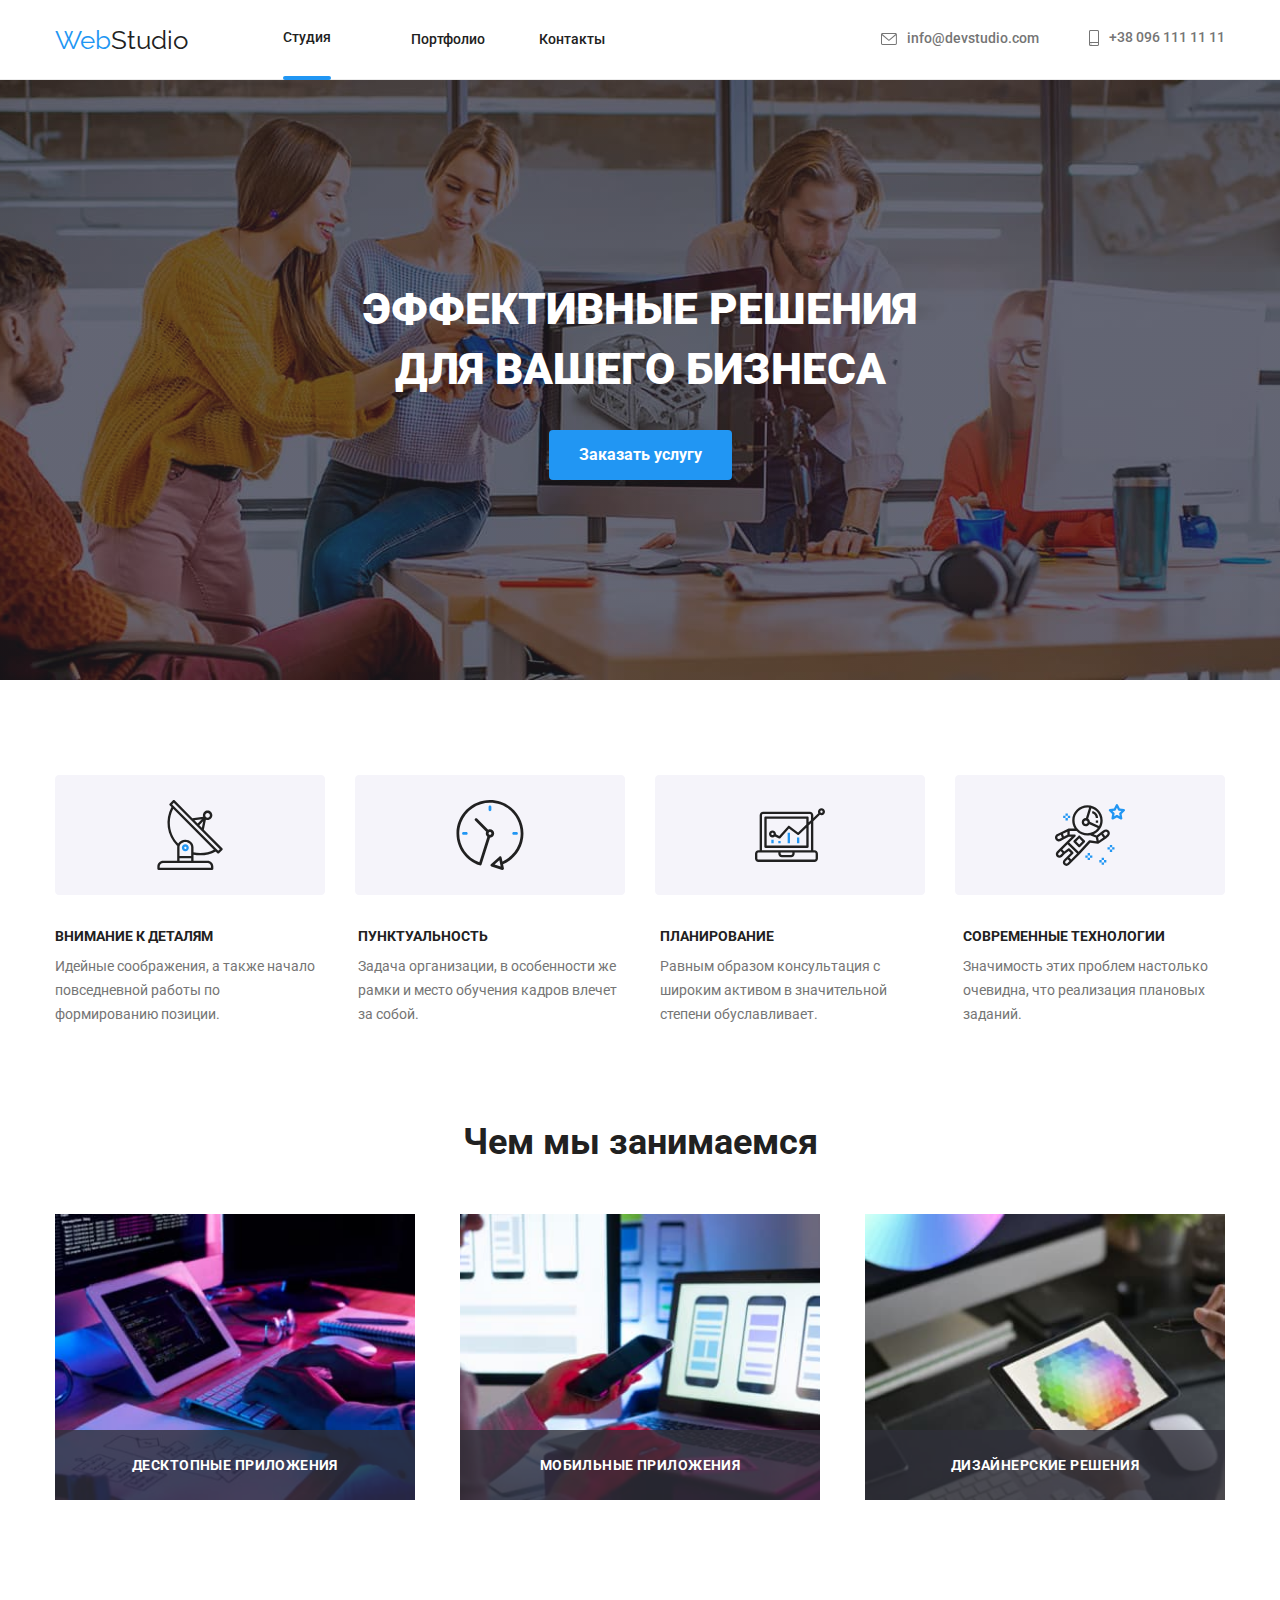
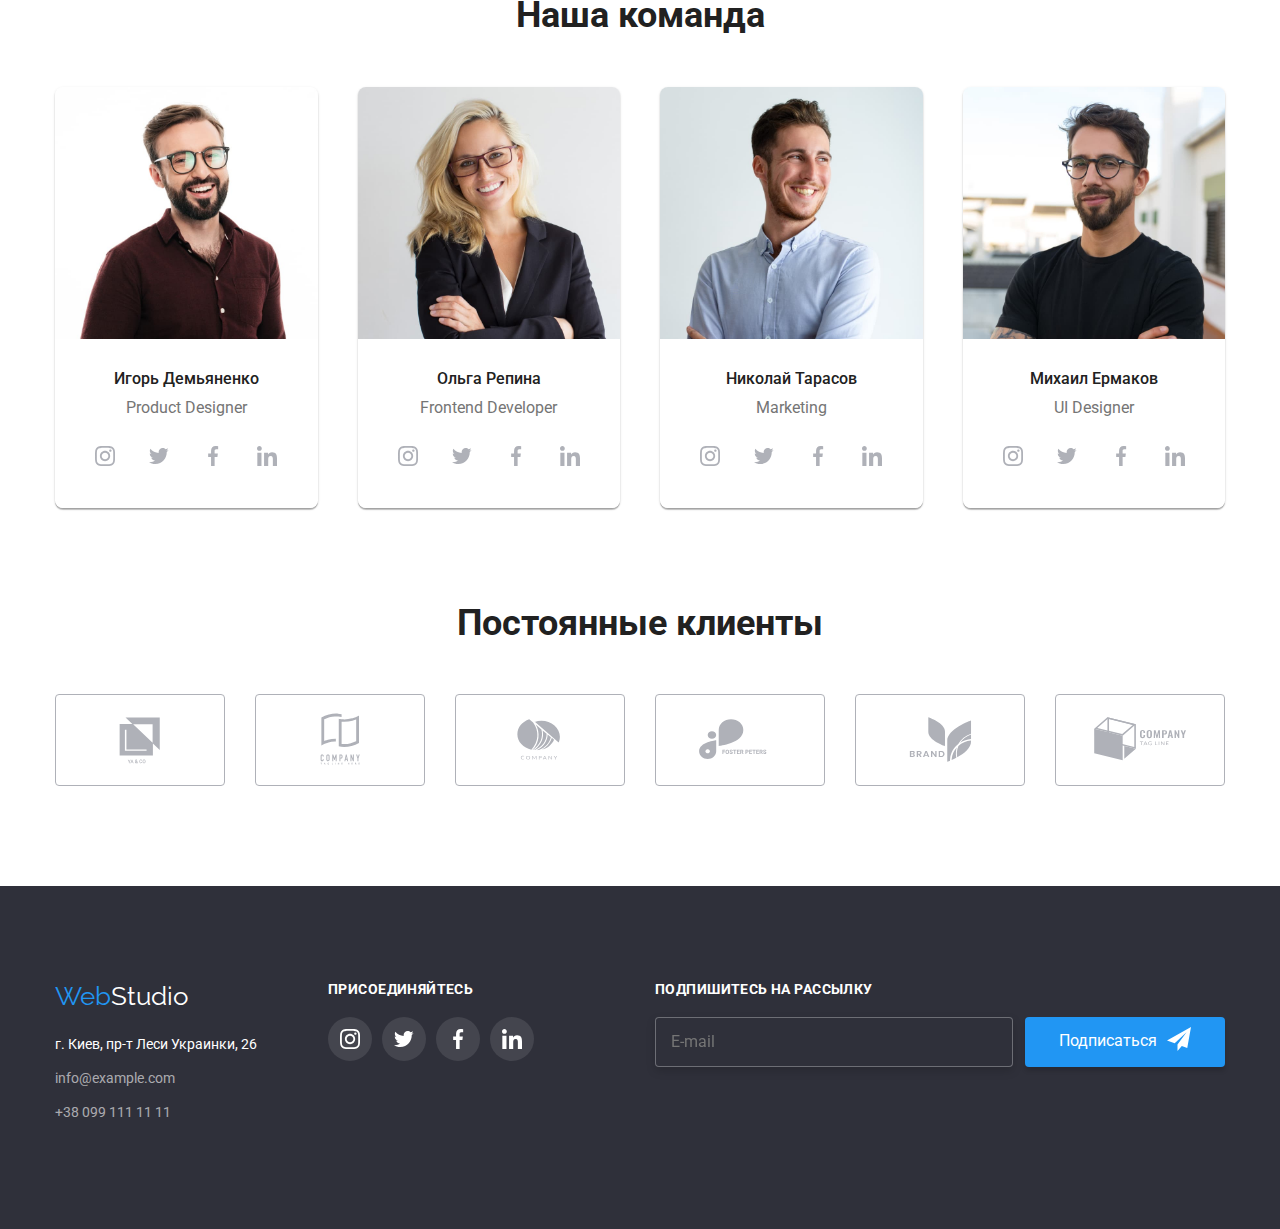
<file: index.html>
<!DOCTYPE html>
<html lang="ru">

<head>
  <meta charset="UTF-8" />
  <meta http-equiv="X-UA-Compatible" content="IE=edge" />
  <meta name="viewport" content="width=device-width, initial-scale=1.0" />
  <title>Web Studio</title>
  <link rel="preconnect" href="https://fonts.googleapis.com" />
  <link rel="preconnect" href="https://fonts.gstatic.com" crossorigin />
  <link href="https://fonts.googleapis.com/css2?family=Raleway:wght@700&family=Roboto:wght@400;500;700;900&display=swap"
    rel="stylesheet" />
  <link rel="stylesheet"
    href="https://cdnjs.cloudflare.com/ajax/libs/modern-normalize/1.1.0/modern-normalize.min.css" />

  <link rel="stylesheet" href="./css/main.min.css">

</head>

<body>
  <header class="header">
    <div class="header__container container">
      <nav class="header__nav">
        <a class="logo logo__header" href="./index.html">
          <span class="logo__color">Web</span>Studio
        </a>
        <ul class="header__nav-list">
          <li class="header__nav-item "><a class="header__nav-link active " href="#">Студия</a></li>
          <li class="header__nav-item">
            <a class="header__nav-link" href="./portfolio.html" target="block">Портфолио</a>
          </li>
          <li class="header__nav-item"><a class="header__nav-link" href="#">Контакты</a></li>
        </ul>
      </nav>
      <ul class="header__contacts ">


        <li class=" contacts__list-mail">
          <a class="contacts__link" href="mailto:info@devstudio.com">
            <svg width="16" height="12" class="header-svg">
              <use href="./images/sprite.svg#icon-letter"></use>
            </svg><span class="header-phone-letter">info@devstudio.com</span> </a>
        </li>
        <li>


          <a class="contacts__link " href="tel:+380961111111">
            <svg width="10" height="16" class="header-svg">
              <use href="./images/sprite.svg#icon-phone"></use>
            </svg> <span class="header-phone-letter">+38 096 111 11 11</span> </a>
        </li>
      </ul>
    </div>
  </header>
  <main>

    <section class="section__order section">
      <div class="container">
        <h1 class="primary-title">
          Эффективные решения <br />
          для вашего бизнеса
        </h1>


        <button class="order__button" type="button" data-modal-open>Заказать услугу</button>




      </div>
    </section>

    <section class="section__planning section">
      <div class="container">
        <ul class="planning__list">
          <li><svg width="270" height="120">
              <use href="./images/sprite.svg#icon-group-1"></use>
            </svg></li>
          <li><svg width="270" height="120">
              <use href="./images/sprite.svg#icon-group-2"></use>
            </svg></li>
          <li><svg width="270" height="120">
              <use href="./images/sprite.svg#icon-group-3"></use>
            </svg></li>
          <li><svg width="270" height="120">
              <use href="./images/sprite.svg#icon-group-4"></use>
            </svg></li>
        </ul>
        <ul class="planning__list">
          <li class="planning__items">
            <h3 class="planning__title">Внимание к деталям</h3>
            <p class="planning__paragraph">
              Идейные соображения, а также начало повседневной работы по
              формированию позиции.
            </p>
          </li>
          <li class="planning__items">
            <h3 class="planning__title">Пунктуальность</h3>
            <p class="planning__paragraph">
              Задача организации, в особенности же рамки и место обучения
              кадров влечет за собой.
            </p>
          </li>
          <li class="planning__items">
            <h3 class="planning__title">Планирование</h3>
            <p class="planning__paragraph">
              Равным образом консультация с широким активом в значительной
              степени обуславливает.
            </p>
          </li>
          <li class="planning__items">
            <h3 class="planning__title">Современные технологии</h3>
            <p class="planning__paragraph">
              Значимость этих проблем настолько очевидна, что реализация
              плановых заданий.
            </p>
          </li>
        </ul>
      </div>
    </section>

    <section class="section__development">
      <div class="container">
        <h2 class="section__title">Чем мы занимаемся</h2>
        <ul class="development__list">

          <li class="development__items">
            <div class="development__wrap-img">
              <img src="./images/box-1.jpg" alt="desktop" width="370" />
              <p class="development__paragraph">Десктопные приложения</p>
            </div>
          </li>

          <li class="development__items">
            <div class="development__wrap-img">
              <img src="./images/box-2.jpg" alt="mobile" width="370" />
              <p class="development__paragraph">Мобильные приложения</p>
            </div>
          </li>

          <li class="development__items">
            <div class="development__wrap-img">
              <img src="./images/box-3.jpg" alt="tablet" width="370" />
              <p class="development__paragraph">Дизайнерские решения</p>
            </div>
          </li>

        </ul>
      </div>
    </section>
    <section class="swction__command section">
      <div class="container">
        <h2 class="section__title">Наша команда</h2>

        <ul class="command__list">



          <li class="command__items">
            <img src="./images/igor.jpg" alt="Product Designer" width="270" />
            <div class="command__wrap-info ">
              <h3 class="command__name">Игорь Демьяненко</h3>
              <p class="command__speciality">Product Designer</p>
              <ul class="cociality__list">
                <li class="social__item">
                  <a href="" class="social__link main__cocial-link">
                    <svg class="social__link-svg main__link-svg">
                      <use href="./images/sprite.svg#icon-instagram"></use>
                    </svg>
                  </a>
                </li>
                <li class="social__item">
                  <a href="" class="social__link main__cocial-link">
                    <svg class=" social__link-svg main__link-svg">
                      <use href="./images/sprite.svg#icon-twitter"></use>
                    </svg>
                  </a>
                </li>
                <li class="social__item">
                  <a href="" class="social__link main__cocial-link">
                    <svg class="social__link-svg main__link-svg">
                      <use href="./images/sprite.svg#icon-facebook"></use>
                    </svg>
                  </a>
                </li>
                <li class="social__item">
                  <a href="" class="social__link main__cocial-link">
                    <svg class="social__link-svg main__link-svg">
                      <use href="./images/sprite.svg#icon-linkedin"></use>
                    </svg>
                  </a>
                </li>
              </ul>
            </div>
          </li>
          <li class="command__items">
            <img src="./images/olga.jpg" alt="Frontend Developer" width="270" />
            <div class="command__wrap-info ">
              <h3 class="command__name">Ольга Репина</h3>
              <p class="command__speciality">Frontend Developer</p>
              <ul class="cociality__list">
                <li class="social__item">
                  <a href="" class="social__link main__cocial-link">
                    <svg class="social__link-svg main__link-svg">
                      <use href="./images/sprite.svg#icon-instagram"></use>
                    </svg>
                  </a>
                </li>
                <li class="social__item">
                  <a href="" class="social__link main__cocial-link">
                    <svg class="social__link-svg main__link-svg">
                      <use href="./images/sprite.svg#icon-twitter"></use>
                    </svg>
                  </a>
                </li>
                <li class="social__item">
                  <a href="" class="social__link main__cocial-link">
                    <svg class="social__link-svg main__link-svg">
                      <use href="./images/sprite.svg#icon-facebook"></use>
                    </svg>
                  </a>
                </li>
                <li class="social__item">
                  <a href="" class="social__link main__cocial-link">
                    <svg class="social__link-svg main__link-svg">
                      <use href="./images/sprite.svg#icon-linkedin"></use>
                    </svg>
                  </a>
                </li>
              </ul>
            </div>
          </li>
          <li class="command__items">
            <img src="./images/kolya.jpg" alt="Marketing" width="270" />
            <div class="command__wrap-info">
              <h3 class="command__name">Николай Тарасов</h3>
              <p class="command__speciality">Marketing</p>
              <ul class="cociality__list">
                <li class="social__item">
                  <a href="" class="social__link main__cocial-link">
                    <svg class="social__link-svg main__link-svg">
                      <use href="./images/sprite.svg#icon-instagram"></use>
                    </svg>
                  </a>
                </li>
                <li class="social__item">
                  <a href="" class="social__link main__cocial-link">
                    <svg class="social__link-svg main__link-svg">
                      <use href="./images/sprite.svg#icon-twitter"></use>
                    </svg>
                  </a>
                </li>
                <li class="social__item">
                  <a href="" class="social__link main__cocial-link">
                    <svg class="social__link-svg main__link-svg">
                      <use href="./images/sprite.svg#icon-facebook"></use>
                    </svg>
                  </a>
                </li>
                <li class="social__item">
                  <a href="" class="social__link main__cocial-link">
                    <svg class="social__link-svg main__link-svg">
                      <use href="./images/sprite.svg#icon-linkedin"></use>
                    </svg>
                  </a>
                </li>
              </ul>
            </div>
          </li>
          <li class="command__items">
            <img src="./images/misha.jpg" alt="UI Designer" width="270" />
            <div class="command__wrap-info">
              <h3 class="command__name">Михаил Ермаков</h3>
              <p class="command__speciality">UI Designer</p>
              <ul class="cociality__list">
                <li class="social__item">
                  <a href="" class="social__link main__cocial-link">
                    <svg class="social__link-svg main__link-svg ">
                      <use href="./images/sprite.svg#icon-instagram"></use>
                    </svg>
                  </a>
                </li>
                <li class="social__item">
                  <a href="" class="social__link main__cocial-link">
                    <svg class="social__link-svg main__link-svg">
                      <use href="./images/sprite.svg#icon-twitter"></use>
                    </svg>
                  </a>
                </li>
                <li class="social__item">
                  <a href="" class="social__link main__cocial-link">
                    <svg class="social__link-svg main__link-svg">
                      <use href="./images/sprite.svg#icon-facebook"></use>
                    </svg>
                  </a>
                </li>
                <li class="social__item">
                  <a href="" class="social__link main__cocial-link">
                    <svg class="social__link-svg main__link-svg">
                      <use href="./images/sprite.svg#icon-linkedin"></use>
                    </svg>
                  </a>
                </li>
              </ul>
            </div>
          </li>
        </ul>

      </div>
    </section>
    <section class="container__customers">
      <div class="container ">
        <h2 class="section__title">Постоянные клиенты</h2>
        <ul class="costomers__list">
          <li class="costomers__item">
            <a href="" class="costomers__link">
              <svg class="costomers__icon">
                <use href="./images/sprite.svg#icon-client-1"></use>
              </svg>
            </a>
          </li>

          <li class="costomers__item">
            <a href="" class="costomers__link">
              <svg class="costomers__icon">
                <use href="./images/sprite.svg#icon-client-2"></use>
              </svg>
            </a>
          </li>

          <li class="costomers__item">
            <a href="" class="costomers__link">
              <svg class="costomers__icon">
                <use href="./images/sprite.svg#icon-client-3"></use>
              </svg>
            </a>
          </li>

          <li class="costomers__item">
            <a href="" class="costomers__link">
              <svg class="costomers__icon">
                <use href="./images/sprite.svg#icon-client-4"></use>
              </svg>
            </a>
          </li>

          <li class="costomers__item">
            <a href="" class="costomers__link">
              <svg class="costomers__icon">
                <use href="./images/sprite.svg#icon-client-5"></use>
              </svg>
            </a>
          </li>

          <li class="costomers__item">
            <a href="" class="costomers__link">
              <svg class="costomers__icon">
                <use href="./images/sprite.svg#icon-client-6"></use>
              </svg>
            </a>
          </li>

        </ul>
      </div>
    </section>

  </main>
  <footer class="footer">
    <div class="container footer__container">

      <div>
        <a href="#" class="logo logo-footer">
          <span class="logo__color">Web</span>Studio</a>
        <address class="footer__wrap-address">
          <p class="contact__footer address">г. Киев, пр-т Леси Украинки, 26</p>
          <a class="contact__footer" href="mailto:info@example.com">info@example.com</a>
          <a class="contact__footer" href="tel:+380991111111">+38 099 111 11 11</a>
        </address>
      </div>

      <div class="footer__block-center">
        <p class="footer__paragraph">присоединяйтесь</p>
        <ul class="cociality__list">

          <li class="social__item">
            <a href="" class="social__link footer__social-link">
              <svg class="social__link-svg footer__link-svg" width="20" height="20">
                <use href="./images/sprite.svg#icon-instagram"></use>
              </svg>
            </a>
          </li>

          <li class="social__item">
            <a href="" class="social__link footer__social-link">
              <svg class="social__link-svg footer__link-svg" width="20" height="16">
                <use href="./images/sprite.svg#icon-twitter"></use>
              </svg>
            </a>
          </li>

          <li class="social__item">
            <a href="" class="social__link footer__social-link">
              <svg class="social__link-svg footer__link-svg" width="20" height="20">
                <use href="./images/sprite.svg#icon-facebook"></use>
              </svg>
            </a>
          </li>


          <li class="social__item">
            <a href="" class="social__link footer__social-link">
              <svg class="social__link-svg footer__link-svg" width="20" height="20">
                <use href="./images/sprite.svg#icon-linkedin"></use>
              </svg>
            </a>
          </li>
        </ul>
      </div>


      <form class="footer__form">
        <div >
          <label class="form__title footer__paragraph" for="email-footer">Подпишитесь на рассылку</label>
          <input name="footer-send" type="email" id="email-footer" class="form__mail" placeholder="E-mail">
        </div>
        <button type="submit" class="footer__form-btn">Подписаться <span class="form__wrap-btn">

            <svg width="24" height="24" class="footer__form-svg">
              <use href="./images/sprite.svg#icon-icon-send"></use>
            </svg>

          </span> </button>
      </form>


    </div>
  </footer>



  <div class="backdrop is-hidden" data-modal>
    <div class="modal">
      <p class="modal-title">Оставьте свои данные, мы вам перезвоним</p>
      <form>

        <div class="wrapper__label-input">
          <label for="user-name" class="label__text">Имя</label>

          <span class="wrapper__svg">
            <input type="text" name="name" class="input__column" id="user-name">
            <svg class="column__svg" width="12" height="12">
              <use href="./images/sprite.svg#icon-man"></use>
            </svg></span>

        </div>

        <div class="wrapper__label-input">

          <label for="user-tel" class="label__text">Телефон</label>

          <span class="wrapper__svg">

            <input type="tel" name="tel" class="input__column" id="user-tel">

            <svg class="column__svg" width="12" height="12">

              <use href="./images/sprite.svg#icon-phone-form"></use>
            </svg></span>
        </div>

        <div class="wrapper__label-input">
          <label for="user-email" class="label__text">Почта</label>
          <span class="wrapper__svg">
            <input type="email" name="email" class="input__column" id="user-email">
            <svg class="column__svg" width="12" height="12">
              <use href="./images/sprite.svg#icon-letter-form"></use>
            </svg></span>
        </div>

        <div class="wrapper__label-input">
          <label class="label__text" for="user-comment">Комментарий</label>
          <textarea class="modal__textarea" name="coment" id="user-comment" placeholder="Введите текст"></textarea>
        </div>



        <div class="wrapper__checkbox">
          <input type="checkbox" id="check" name="checkbox" class="checkbox__input visually-hidden">
          <label class="checkbox__label" for="check">
            <span class="chackbox__wrap-svg">
              <svg class="chackbox__svg" width="11" height="8">
                <use href="./images/sprite.svg#icon-checkbox"></use>
              </svg>
            </span> Соглашаюсь с рассылкой и принимаю <span class="chackbox__wrap-link"><a class="chackbox-link" href="#">Условия
                договора</a></span> </label>
        </div>



        <div class="wrapper__btn"><button class="btn__send" type="submit">Отправить</button></div>
      </form>

      <button type="submit" data-modal-close class="btn__close">
        <svg width="18" height="18">
          <use href="./images/sprite.svg#icon-backdrop-close"></use>
        </svg>
      </button>
    </div>
  </div>

  <script src="./js/modal.js"></script>

</body>

</html>
</file>
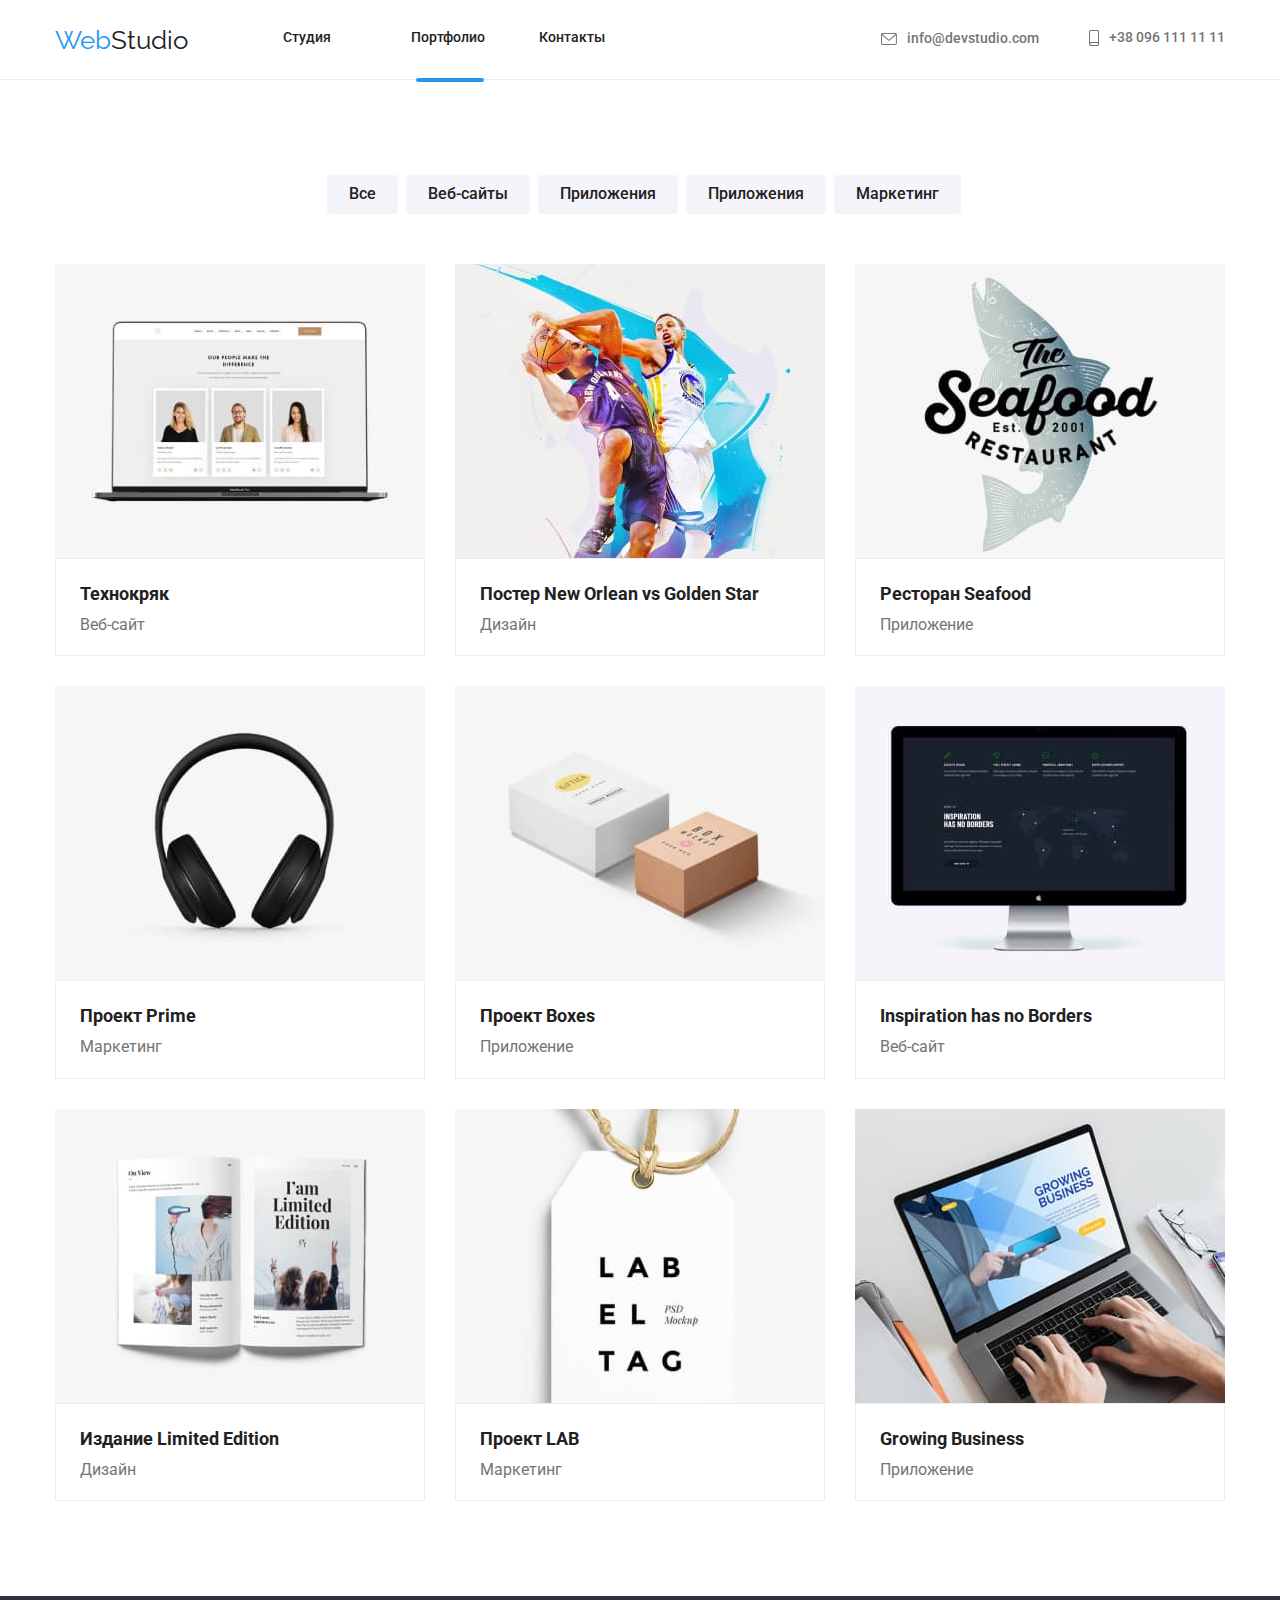
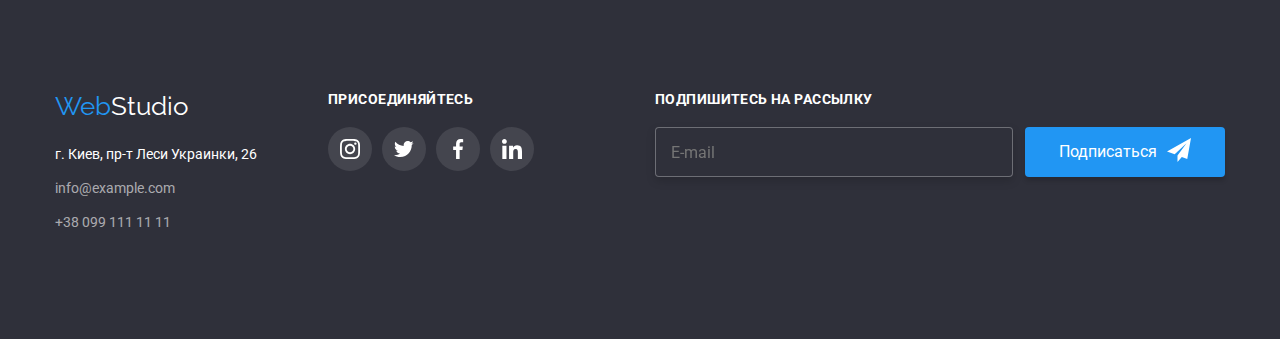
<file: portfolio.html>
<!DOCTYPE html>
<html lang="ru">

<head>
  <meta charset="UTF-8" />
  <meta http-equiv="X-UA-Compatible" content="IE=edge" />
  <meta name="viewport" content="width=device-width, initial-scale=1.0" />
  <title>Partfolio</title>
  <link rel="preconnect" href="https://fonts.googleapis.com" />
  <link rel="preconnect" href="https://fonts.gstatic.com" crossorigin />
  <link href="https://fonts.googleapis.com/css2?family=Raleway:wght@700&family=Roboto:wght@400;500;700&display=swap"
    rel="stylesheet" />
  <link rel="stylesheet"
    href="https://cdnjs.cloudflare.com/ajax/libs/modern-normalize/1.1.0/modern-normalize.min.css" />
 
  <link rel="stylesheet" href="./css/main.min.css">
</head>

<body>
  <header class="header">
    <div class="header__container container">
      <nav class="header__nav">
        <a class="logo logo__header" href="./index.html">
          <span class="logo__color">Web</span>Studio
        </a>
        <ul class="header__nav-list">
          <li class="header__nav-item "><a class="header__nav-link " href="./index.html">Студия</a></li>
          <li class="header__nav-item active-portfolio">
            <a class="header__nav-link" href="./portfolio.html" target="block">Портфолио</a>
          </li>
          <li class="header__nav-item"><a class="header__nav-link" href="#">Контакты</a></li>
        </ul>
      </nav>
      <ul class="header__contacts ">


        <li class=" contacts__list-mail">
          <a class="contacts__link" href="mailto:info@devstudio.com">
            <svg width="16" height="12" class="header-svg">
              <use href="./images/sprite.svg#icon-letter"></use>
            </svg><span class="header-phone-letter">info@devstudio.com</span> </a>
        </li>
        <li>


          <a class="contacts__link " href="tel:+380961111111">
            <svg width="10" height="16" class="header-svg">
              <use href="./images/sprite.svg#icon-phone"></use>
            </svg> <span class="header-phone-letter">+38 096 111 11 11</span> </a>
        </li>
      </ul>
    </div>
  </header>


  <main>
    <section class="portfolio__container">
      <div class="container ">
        <ul class="portfolio__list-nav">
          <li><button class="portfolio__nav-btn" type="button">Все</button></li>
          <li><button class="portfolio__nav-btn" type="button">Веб-сайты</button></li>
          <li><button class="portfolio__nav-btn" type="button">Приложения</button></li>
          <li><button class="portfolio__nav-btn" type="button">Приложения</button></li>
          <li><button class="portfolio__nav-btn" type="button">Маркетинг</button></li>
        </ul>
        <div >
          <ul class="portfolio__card-list">
            <li class="portfolio__card-items">


              <div class="portfolio__wrap-img">
                <img src="./images/img.jpg" width="370" alt="laptop" />
                <p class="portfolio__card-paragraphs">Технокряк это современная площадка распространения коронавируса.
                  Компании используют эту платформу для цифрового шпионажа и атак на защищённые сервера конкурентов.</p>
              </div>


              <div class="portfolio__wrap-text">
                <h2 class="portfolio__title">Технокряк</h2>
                <p class="portfolio__card-paragraph">Веб-сайт</p>
              </div>
            </li>


            <li class="portfolio__card-items">
              <div class="portfolio__wrap-img">
                <img src="./images/img-2.jpg" width="370" alt="basketboll" />
                <p class="portfolio__card-paragraphs">Технокряк это современная площадка распространения коронавируса.
                  Компании используют эту платформу для цифрового шпионажа и атак на защищённые сервера конкурентов.</p>
              </div>

              <div class="portfolio__wrap-text">
                <h2 class="portfolio__title">Постер New Orlean vs Golden Star</h2>
                <p class="portfolio__card-paragraph">Дизайн</p>
              </div>
            </li>
            <li class="portfolio__card-items">
              <div class="portfolio__wrap-img">
                <img src="./images/img-3.jpg" width="370" alt="seafood" />
                <p class="portfolio__card-paragraphs">Технокряк это современная площадка распространения коронавируса.
                  Компании используют эту платформу для цифрового шпионажа и атак на защищённые сервера конкурентов.</p>
              </div>

              <div class="portfolio__wrap-text">
                <h2 class="portfolio__title">Ресторан Seafood</h2>
                <p class="portfolio__card-paragraph">Приложение</p>
              </div>
            </li>
            <li class="portfolio__card-items">
              <div class="portfolio__wrap-img">
                <img src="./images/img-4.jpg" width="370" alt="prime" />
                <p class="portfolio__card-paragraphs">Технокряк это современная площадка распространения коронавируса.
                  Компании используют эту платформу для цифрового шпионажа и атак на защищённые сервера конкурентов.</p>
              </div>

              <div class="portfolio__wrap-text">
                <h2 class="portfolio__title">Проект Prime</h2>
                <p class="portfolio__card-paragraph">Маркетинг</p>
              </div>
            </li>
            <li class="portfolio__card-items">
              <div class="portfolio__wrap-img">
                <img src="./images/img-5.jpg" width="370" alt="boxes" />
                <p class="portfolio__card-paragraphs">Технокряк это современная площадка распространения коронавируса.
                  Компании используют эту платформу для цифрового шпионажа и атак на защищённые сервера конкурентов.</p>
              </div>

              <div class="portfolio__wrap-text">
                <h2 class="portfolio__title">Проект Boxes</h2>
                <p class="portfolio__card-paragraph">Приложение</p>
              </div>
            </li>
            <li class="portfolio__card-items">
              <div class="portfolio__wrap-img">
                <img src="./images/img-6.jpg" width="370" alt="desktop" />
                <p class="portfolio__card-paragraphs">Технокряк это современная площадка распространения коронавируса.
                  Компании используют эту платформу для цифрового шпионажа и атак на защищённые сервера конкурентов.</p>
              </div>

              <div class="portfolio__wrap-text">
                <h2 class="portfolio__title">Inspiration has no Borders</h2>
                <p class="portfolio__card-paragraph">Веб-сайт</p>
              </div>
            </li>
            <li class="portfolio__card-items">
              <div class="portfolio__wrap-img">
                <img src="./images/img-7.jpg" width="370" alt="Limited Edition" />
                <p class="portfolio__card-paragraphs">Технокряк это современная площадка распространения коронавируса.
                  Компании используют эту платформу для цифрового шпионажа и атак на защищённые сервера конкурентов.</p>
              </div>

              <div class="portfolio__wrap-text">
                <h2 class="portfolio__title">Издание Limited Edition</h2>
                <p class="portfolio__card-paragraph">Дизайн</p>
              </div>
            </li>
            <li class="portfolio__card-items">
              <div class="portfolio__wrap-img">
                <img src="./images/img-8.jpg" width="370" alt="LAB" />
                <p class="portfolio__card-paragraphs">Технокряк это современная площадка распространения коронавируса.
                  Компании используют эту платформу для цифрового шпионажа и атак на защищённые сервера конкурентов.</p>
              </div>

              <div class="portfolio__wrap-text">
                <h2 class="portfolio__title">Проект LAB</h2>
                <p class="portfolio__card-paragraph">Маркетинг</p>
              </div>
            </li>
            <li class="portfolio__card-items">
              <div class="portfolio__wrap-img">
                <img src="./images/img-9.jpg" width="370" alt="Growing Business" />
                <p class="portfolio__card-paragraphs">Технокряк это современная площадка распространения коронавируса.
                  Компании используют эту платформу для цифрового шпионажа и атак на защищённые сервера конкурентов.</p>
              </div>

              <div class="portfolio__wrap-text">
                <h2 class="portfolio__title">Growing Business</h2>
                <p class="portfolio__card-paragraph">Приложение</p>
              </div>
            </li>
          </ul>
        </div>
      </div>
    </section>
  </main>

  <footer class="footer">
    <div class="container footer__container">

      <div>
        <a href="#" class="logo logo-footer">
          <span class="logo__color">Web</span>Studio</a>
        <address class="footer__wrap-address">
          <p class="contact__footer address">г. Киев, пр-т Леси Украинки, 26</p>
          <a class="contact__footer" href="mailto:info@example.com">info@example.com</a>
          <a class="contact__footer" href="tel:+380991111111">+38 099 111 11 11</a>
        </address>
      </div>

      <div class="footer__block-center">
        <p class="footer__paragraph">присоединяйтесь</p>
        <ul class="cociality__list">

          <li class="social__item">
            <a href="" class="social__link footer__social-link">
              <svg class="social__link-svg footer__link-svg" width="20" height="20">
                <use href="./images/sprite.svg#icon-instagram"></use>
              </svg>
            </a>
          </li>

          <li class="social__item">
            <a href="" class="social__link footer__social-link">
              <svg class="social__link-svg footer__link-svg" width="20" height="16">
                <use href="./images/sprite.svg#icon-twitter"></use>
              </svg>
            </a>
          </li>

          <li class="social__item">
            <a href="" class="social__link footer__social-link">
              <svg class="social__link-svg footer__link-svg" width="20" height="20">
                <use href="./images/sprite.svg#icon-facebook"></use>
              </svg>
            </a>
          </li>


          <li class="social__item">
            <a href="" class="social__link footer__social-link">
              <svg class="social__link-svg footer__link-svg" width="20" height="20">
                <use href="./images/sprite.svg#icon-linkedin"></use>
              </svg>
            </a>
          </li>
        </ul>
      </div>


      <form class="footer__form">
        <div >
          <label class="form__title footer__paragraph" for="email-footer">Подпишитесь на рассылку</label>
          <input name="footer-send" type="email" id="email-footer" class="form__mail" placeholder="E-mail">
        </div>
        <button type="submit" class="footer__form-btn">Подписаться <span class="form__wrap-btn">

            <svg width="24" height="24" class="footer__form-svg">
              <use href="./images/sprite.svg#icon-icon-send"></use>
            </svg>

          </span> </button>
      </form>


    </div>
  </footer>

</body>

</html>
</file>
<file: css/main.min.css>
:root{--primary-text-color: #2196f3;--secender-text-color: #ffffff;--third-text-color: #212121}.header{height:80px;border-bottom:1px solid #ececec}.header .header__container{width:1200px;display:-webkit-box;display:-ms-flexbox;display:flex;-webkit-box-pack:justify;-ms-flex-pack:justify;justify-content:space-between;text-align:center}.header__nav{height:80px;display:-webkit-box;display:-ms-flexbox;display:flex;-webkit-box-align:center;-ms-flex-align:center;align-items:center}.header__nav .header__nav-list{display:-webkit-box;display:-ms-flexbox;display:flex;padding:0;margin-left:95px}.header__nav .header__nav-list .header__nav-item{width:100%;margin-left:50px;width:78px}.header__nav .header__nav-list .header__nav-item:first-child{margin-left:0}.header__nav-link{display:-webkit-box;display:-ms-flexbox;display:flex;-webkit-box-align:center;-ms-flex-align:center;align-items:center;height:80px;font-weight:500;font-size:14px;line-height:1.14;color:var(--third-text-color);-webkit-transition:color 250ms cubic-bezier(0.4, 0, 0.2, 1);transition:color 250ms cubic-bezier(0.4, 0, 0.2, 1)}.header__nav-link:hover,.header__nav-link :focus{color:var(--primary-text-color)}.active-portfolio{display:-webkit-box;display:-ms-flexbox;display:flex;-webkit-box-align:end;-ms-flex-align:end;align-items:flex-end;-ms-flex-wrap:wrap;flex-wrap:wrap}.active-portfolio:after{content:"";position:relative;bottom:0;left:50%;-webkit-transform:translate(-50%);transform:translate(-50%);width:68px;height:4px;background-color:var(--primary-text-color);border-radius:2px}.active{display:-webkit-box;display:-ms-flexbox;display:flex;-webkit-box-align:end;-ms-flex-align:end;align-items:flex-end;-ms-flex-wrap:wrap;flex-wrap:wrap}.active:after{content:"";width:48px;height:4px;background:var(--primary-text-color);border-radius:2px}.header__contacts{display:-webkit-box;display:-ms-flexbox;display:flex;-webkit-box-align:center;-ms-flex-align:center;align-items:center;height:80px}.header__contacts .contacts__list-mail{margin-right:50px}.header__contacts .contacts__list-mail:hover,.header__contacts .contacts__list-mail :focus{fill:var(--primary-text-color)}.contacts__link{display:-webkit-inline-box;display:-ms-inline-flexbox;display:inline-flex;-webkit-box-align:center;-ms-flex-align:center;align-items:center;font-weight:500;font-size:14px;line-height:1.14;color:#757575;fill:#757575;-webkit-transition:color 250ms cubic-bezier(0.4, 0, 0.2, 1),fill 250ms cubic-bezier(0.4, 0, 0.2, 1);transition:color 250ms cubic-bezier(0.4, 0, 0.2, 1),fill 250ms cubic-bezier(0.4, 0, 0.2, 1)}.contacts__link:hover,.contacts__link :focus{color:var(--primary-text-color);fill:var(--primary-text-color)}.header-phone-letter{display:-webkit-box;display:-ms-flexbox;display:flex;margin-left:10px}.footer{padding-top:95px;padding-bottom:95px;background:#2f303a}.contact__footer{font-weight:400;font-size:14px;line-height:24px;color:rgba(255,255,255,0.6);margin-bottom:10px;width:203px;display:block}.address{color:#ffffff}.footer__wrap-address{font-style:normal}.footer__container{display:-webkit-box;display:-ms-flexbox;display:flex}.footer__block-center{margin-left:70px}.footer__paragraph{margin-bottom:20px;font-weight:700;font-size:14px;line-height:16px;letter-spacing:0.03em;text-transform:uppercase;color:#ffffff}.footer__form{width:100%;display:-webkit-box;display:-ms-flexbox;display:flex;-webkit-box-pack:end;-ms-flex-pack:end;justify-content:flex-end}.form__title{display:-webkit-box;display:-ms-flexbox;display:flex}.form__mail{width:358px;height:50px;border:1px solid rgba(255,255,255,0.3);-webkit-filter:drop-shadow(0px 4px 4px rgba(0,0,0,0.15));filter:drop-shadow(0px 4px 4px rgba(0,0,0,0.15));border-radius:4px;background:#2f303a;margin-right:12px;outline:none;padding-left:15px;color:#ffffff;font-size:16px;line-height:1.2}.footer__form-btn{display:-webkit-box;display:-ms-flexbox;display:flex;-webkit-box-align:center;-ms-flex-align:center;align-items:center;-webkit-box-pack:center;-ms-flex-pack:center;justify-content:center;height:50px;width:200px;background-color:var(--primary-text-color);-webkit-box-shadow:0px 4px 4px rgba(0,0,0,0.15);box-shadow:0px 4px 4px rgba(0,0,0,0.15);border-radius:4px;color:var(--secender-text-color);margin-top:36px;border:none;cursor:pointer}.footer__form-svg{fill:var(--secender-text-color)}.form__wrap-btn{margin-left:10px}.logo-footer{color:var(--secender-text-color);padding-bottom:20px;display:block}.logo{font-family:"Raleway", sans-serif;font-size:26px;line-height:1.19}.logo__header{color:var(--third-text-color)}.logo__color{color:var(--primary-text-color)}*,::after,::before{-webkit-box-sizing:border-box;box-sizing:border-box}a{text-decoration:none}ul{list-style:none}h1,h2,h3,h4,h5,h6,p,ul{margin:0;padding:0;border:0}img{display:block;max-width:100%}.backdrop{position:fixed;top:0;left:0;width:100vw;height:100vh;background:rgba(0,0,0,0.2);opacity:1;-webkit-transition:opacity 250ms cubic-bezier(0.4, 0, 0.2, 1);transition:opacity 250ms cubic-bezier(0.4, 0, 0.2, 1)}.backdrop.is-hidden{opacity:0;pointer-events:none}.modal{position:absolute;top:50%;left:50%;width:528px;z-index:1000;padding:15px;background:#ffffff;-webkit-box-shadow:0px 1px 3px rgba(0,0,0,0.12),0px 1px 1px rgba(0,0,0,0.14),0px 2px 1px rgba(0,0,0,0.2);box-shadow:0px 1px 3px rgba(0,0,0,0.12),0px 1px 1px rgba(0,0,0,0.14),0px 2px 1px rgba(0,0,0,0.2);border-radius:4px;-webkit-transform:translate(-50%, -50%);transform:translate(-50%, -50%);padding:40px}.modal-title{margin-bottom:12px;font-weight:700;font-size:20px;line-height:23px;text-align:center;letter-spacing:0.03em;color:#212121}.wrapper__label-input{margin-bottom:10px}.wrapper__label-input:last-child{margin-bottom:0}.wrapper__svg{display:block;position:relative}.input__column{width:100%;height:40px;margin-bottom:10px;border:1px solid rgba(33,33,33,0.2);border-radius:4px;padding-left:40px;outline:none;cursor:pointer;-webkit-transition:border 250ms cubic-bezier(0.4, 0, 0.2, 1);transition:border 250ms cubic-bezier(0.4, 0, 0.2, 1)}.input__column:focus{border:1px solid var(--primary-text-color)}.input__column:focus+.column__svg{fill:var(--primary-text-color)}.label__text{display:block;margin-bottom:5px;font-weight:400;font-size:12px;line-height:1.14;letter-spacing:0.01em;color:#757575}.column__svg{position:absolute;left:10px;top:50%;-webkit-transform:translateY(-75%);transform:translateY(-75%);-webkit-transition:fill 250ms cubic-bezier(0.4, 0, 0.2, 1);transition:fill 250ms cubic-bezier(0.4, 0, 0.2, 1)}.modal__textarea{width:100%;height:120px;border-radius:4px;border:1px solid rgba(33,33,33,0.2);border-radius:4px;padding:12px 16px;resize:none;outline:none}.modal__textarea:focus{border-color:var(--primary-text-color)}.modal__textarea:focus::-webkit-input-placeholder{font-size:16px}.modal__textarea:focus:-ms-input-placeholder{font-size:16px}.modal__textarea:focus::-ms-input-placeholder{font-size:16px}.modal__textarea:focus::placeholder{font-size:16px}.wrapper__checkbox{margin-bottom:30px;margin-top:20px}.checkbox__input:checked+.checkbox__label>.chackbox__wrap-svg{background-color:var(--primary-text-color);border:transparent}.checkbox__label{display:-webkit-box;display:-ms-flexbox;display:flex;-webkit-box-align:center;-ms-flex-align:center;align-items:center;font-weight:400;font-size:14px;line-height:1.71;letter-spacing:0.03em;color:#757575}.visually-hidden{position:absolute;width:1px;height:1px;margin:-1px;padding:0;overflow:hidden;border:0;clip:rect(0 0 0 0)}.chackbox__wrap-svg{display:-webkit-box;display:-ms-flexbox;display:flex;-webkit-box-pack:center;-ms-flex-pack:center;justify-content:center;-webkit-box-align:center;-ms-flex-align:center;align-items:center;width:15px;height:15px;border:2px solid var(--third-text-color);border-radius:2px;margin-right:5px}.chackbox__svg{fill:var(--secender-text-color)}.chackbox__wrap-link{margin-left:5px}.chackbox-link{color:var(--primary-text-color);text-decoration:underline}.wrapper__btn{display:-webkit-box;display:-ms-flexbox;display:flex;-webkit-box-pack:center;-ms-flex-pack:center;justify-content:center}.btn__send{width:200px;padding-top:10px;padding-bottom:10px;background-color:var(--primary-text-color);color:var(--secender-text-color);-webkit-box-shadow:0px 4px 4px rgba(0,0,0,0.15);box-shadow:0px 4px 4px rgba(0,0,0,0.15);border-radius:4px;border:1px solid var(--primary-text-color);outline:none;cursor:pointer}.btn__close{position:absolute;display:-webkit-box;display:-ms-flexbox;display:flex;-webkit-box-align:center;-ms-flex-align:center;align-items:center;-webkit-box-pack:center;-ms-flex-pack:center;justify-content:center;top:8px;right:8px;width:30px;height:30px;border-radius:50%;border:1px solid rgba(0,0,0,0.1);background:var(--secender-text-color);cursor:pointer;-webkit-transition:fill 250ms cubic-bezier(0.4, 0, 0.2, 1);transition:fill 250ms cubic-bezier(0.4, 0, 0.2, 1);font-weight:700;font-size:16px;line-height:1.87;letter-spacing:0.06em}.btn__close :hover{fill:var(--primary-text-color)}.cociality__list{display:-webkit-box;display:-ms-flexbox;display:flex;-webkit-box-pack:center;-ms-flex-pack:center;justify-content:center}.social__item{margin-left:10px}.social__item:first-child{margin-left:0}.social__link{width:44px;height:44px;display:-webkit-box;display:-ms-flexbox;display:flex;-webkit-box-pack:center;-ms-flex-pack:center;justify-content:center;-webkit-box-align:center;-ms-flex-align:center;align-items:center;border-radius:50%}.main__cocial-link{background-color:white;fill:#afb1b8;-webkit-transition:background-color 250ms cubic-bezier(0.4, 0, 0.2, 1),fill 250ms cubic-bezier(0.4, 0, 0.2, 1);transition:background-color 250ms cubic-bezier(0.4, 0, 0.2, 1),fill 250ms cubic-bezier(0.4, 0, 0.2, 1)}.main__cocial-link:hover,.main__cocial-link:focus{background-color:var(--primary-text-color)}.footer__social-link{background-color:rgba(255,255,255,0.1);-webkit-transition:background-color 250ms cubic-bezier(0.4, 0, 0.2, 1);transition:background-color 250ms cubic-bezier(0.4, 0, 0.2, 1)}.footer__social-link:hover{background-color:var(--primary-text-color)}.main__cocial-link:hover .main__link-svg,.main__cocial-link:focus .main__link-svg{fill:#ffffff}.social__link-svg{width:20px;height:20px}.footer__link-svg{fill:#ffffff}.container__customers{padding-top:95px;padding-bottom:95px}.costomers__list{display:-webkit-box;display:-ms-flexbox;display:flex;-webkit-box-pack:justify;-ms-flex-pack:justify;justify-content:space-between}.costomers__item{-ms-flex-preferred-size:calc(100% / 6 - 30px);flex-basis:calc(100% / 6 - 30px)}.costomers__link{fill:#afb1b8}.costomers__link:hover .costomers__icon,.costomers__link:focus .costomers__icon{fill:var(--primary-text-color);border:1px solid var(--primary-text-color)}.costomers__icon{fill:#afb1b8;width:170px;height:92px;border:1px solid #afb1b8;border-radius:4px;-webkit-transition:fill 250ms cubic-bezier(0.4, 0, 0.2, 1),border 250ms cubic-bezier(0.4, 0, 0.2, 1);transition:fill 250ms cubic-bezier(0.4, 0, 0.2, 1),border 250ms cubic-bezier(0.4, 0, 0.2, 1)}.section__order{background-color:#c4c4c4;margin-left:auto;margin-right:auto;height:600px;max-width:1600px;padding:200px 0;text-align:center;background-image:-webkit-gradient(linear, left top, right top, from(rgba(47,48,58,0.4)), to(rgba(47,48,58,0.4))),url(../images/bg-image.jpg);background-image:linear-gradient(to right, rgba(47,48,58,0.4), rgba(47,48,58,0.4)),url(../images/bg-image.jpg);background-repeat:no-repeat;background-position:center;background-size:cover}.section__order .primary-title{font-weight:900;font-size:44px;line-height:1.36;margin-bottom:30px;text-transform:uppercase;color:var(--secender-text-color)}.order__button{background-color:var(--primary-text-color);padding-top:10px;padding-bottom:10px;padding-left:30px;padding-right:30px;border-radius:4px;font-weight:700;font-size:16px;line-height:1.87;color:var(--secender-text-color);border:none;cursor:pointer;-webkit-transition:background-color 250ms cubic-bezier(0.4, 0, 0.2, 1),color 250ms cubic-bezier(0.4, 0, 0.2, 1);transition:background-color 250ms cubic-bezier(0.4, 0, 0.2, 1),color 250ms cubic-bezier(0.4, 0, 0.2, 1)}.order__button:hover,.order__button:focus{background-color:white;color:black}.section__title{font-weight:700;font-size:36px;line-height:1.16;text-align:center;margin-bottom:50px;color:var(--third-text-color)}.container{width:1200px;margin:0 auto;padding:0 15px}body{margin:0;font-family:"Roboto", sans-serif}.section__development{padding-bottom:95px}.development__list{display:-webkit-box;display:-ms-flexbox;display:flex;-webkit-box-pack:justify;-ms-flex-pack:justify;justify-content:space-between;-webkit-box-align:center;-ms-flex-align:center;align-items:center}.development__list .development__items{-ms-flex-preferred-size:calc(100% / 3 - 30px);flex-basis:calc(100% / 3 - 30px);position:relative;z-index:-1}.development__wrap-img{position:relative}.development__paragraph{position:absolute;bottom:0;left:0;width:100%;padding-top:27px;padding-bottom:27px;font-weight:700;font-size:14px;line-height:16px;text-align:center;letter-spacing:0.03em;text-transform:uppercase;color:#ffffff;background:rgba(47,48,58,0.8)}.section__planning{padding:95px 0}.section__planning .planning__list{display:-webkit-box;display:-ms-flexbox;display:flex;-webkit-box-pack:justify;-ms-flex-pack:justify;justify-content:space-between;margin-bottom:30px}.section__planning .planning__list:last-child{margin-bottom:0}.planning__items{-ms-flex-preferred-size:calc(100% / 4 - 30px);flex-basis:calc(100% / 4 - 30px)}.planning__items .planning__title{font-weight:700;font-size:14px;line-height:1.14;text-transform:uppercase;color:var(--third-text-color);margin-bottom:10px}.planning__items .planning__paragraph{font-weight:400;font-size:14px;line-height:1.71;color:#757575}.section__command{background:#f5f4fa;padding-bottom:95px;padding-top:95px}.command__list{display:-webkit-box;display:-ms-flexbox;display:flex;-webkit-box-pack:justify;-ms-flex-pack:justify;justify-content:space-between}.command__list .command__items{border-radius:8px;-webkit-box-shadow:0px 1px 3px rgba(0,0,0,0.12),0px 1px 1px rgba(0,0,0,0.14),0px 2px 1px rgba(0,0,0,0.2);box-shadow:0px 1px 3px rgba(0,0,0,0.12),0px 1px 1px rgba(0,0,0,0.14),0px 2px 1px rgba(0,0,0,0.2);overflow:hidden;-ms-flex-preferred-size:calc(100% / 4 - 30px);flex-basis:calc(100% / 4 - 30px)}.command__wrap-info{padding-top:30px;padding-bottom:30px;text-align:center;background:var(--secender-text-color)}.command__wrap-info .command__name{font-weight:500;font-size:16px;line-height:1.19;color:var(--third-text-color);margin-bottom:10px}.command__wrap-info .command__speciality{font-weight:400;font-size:16px;line-height:1.19;color:#757575;margin-bottom:16px}.portfolio__container{padding-bottom:95px;padding-top:95px}.portfolio__list-nav{margin-bottom:50px;display:-webkit-box;display:-ms-flexbox;display:flex;-webkit-box-pack:center;-ms-flex-pack:center;justify-content:center}.portfolio__nav-btn{padding:6px 22px;font-weight:500;font-size:16px;line-height:1.67;color:#212121;background-color:#f5f4fa;border-radius:4px;border:none;margin-left:8px;cursor:pointer;-webkit-transition:background-color 250ms cubic-bezier(0.4, 0, 0.2, 1),color 250ms cubic-bezier(0.4, 0, 0.2, 1);transition:background-color 250ms cubic-bezier(0.4, 0, 0.2, 1),color 250ms cubic-bezier(0.4, 0, 0.2, 1)}.portfolio__nav-btn:hover,.portfolio__nav-btn:focus{background-color:var(--primary-text-color);color:var(--secender-text-color);border:4px solid var(--primary-text-color);border:none}.portfolio__card-list{display:-webkit-box;display:-ms-flexbox;display:flex;-ms-flex-wrap:wrap;flex-wrap:wrap;gap:30px}.portfolio__card-items{width:calc(100% / 3 - 20px)}.portfolio__card-items:hover,.portfolio__card-items:focus{-webkit-box-shadow:0px 1px 1px rgba(0,0,0,0.12),0px 4px 4px rgba(0,0,0,0.06),1px 4px 6px rgba(0,0,0,0.16);box-shadow:0px 1px 1px rgba(0,0,0,0.12),0px 4px 4px rgba(0,0,0,0.06),1px 4px 6px rgba(0,0,0,0.16)}.portfolio__card-items:hover .portfolio__card-paragraphs{-webkit-transform:translateY(0);transform:translateY(0)}.portfolio__wrap-img{position:relative;overflow:hidden}.portfolio__card-paragraphs{width:100%;height:100%;position:absolute;top:0;left:0;padding:63px 24px;font-weight:normal;font-size:18px;line-height:28px;letter-spacing:0.03em;color:#ffffff;background:var(--primary-text-color);-webkit-transform:translateY(100%);transform:translateY(100%);-webkit-transition:-webkit-transform 250ms cubic-bezier(0.4, 0, 0.2, 1);transition:-webkit-transform 250ms cubic-bezier(0.4, 0, 0.2, 1);transition:transform 250ms cubic-bezier(0.4, 0, 0.2, 1);transition:transform 250ms cubic-bezier(0.4, 0, 0.2, 1), -webkit-transform 250ms cubic-bezier(0.4, 0, 0.2, 1)}.portfolio__wrap-text{padding:20px 24px;border:1px solid #eeeeee}.portfolio__title{font-weight:700;font-size:18px;line-height:1.67;color:#212121;margin-bottom:5px}.portfolio__card-paragraph{font-weight:400;font-size:16px;line-height:1.34;color:#757575}
/*# sourceMappingURL=main.min.css.map */
</file>
